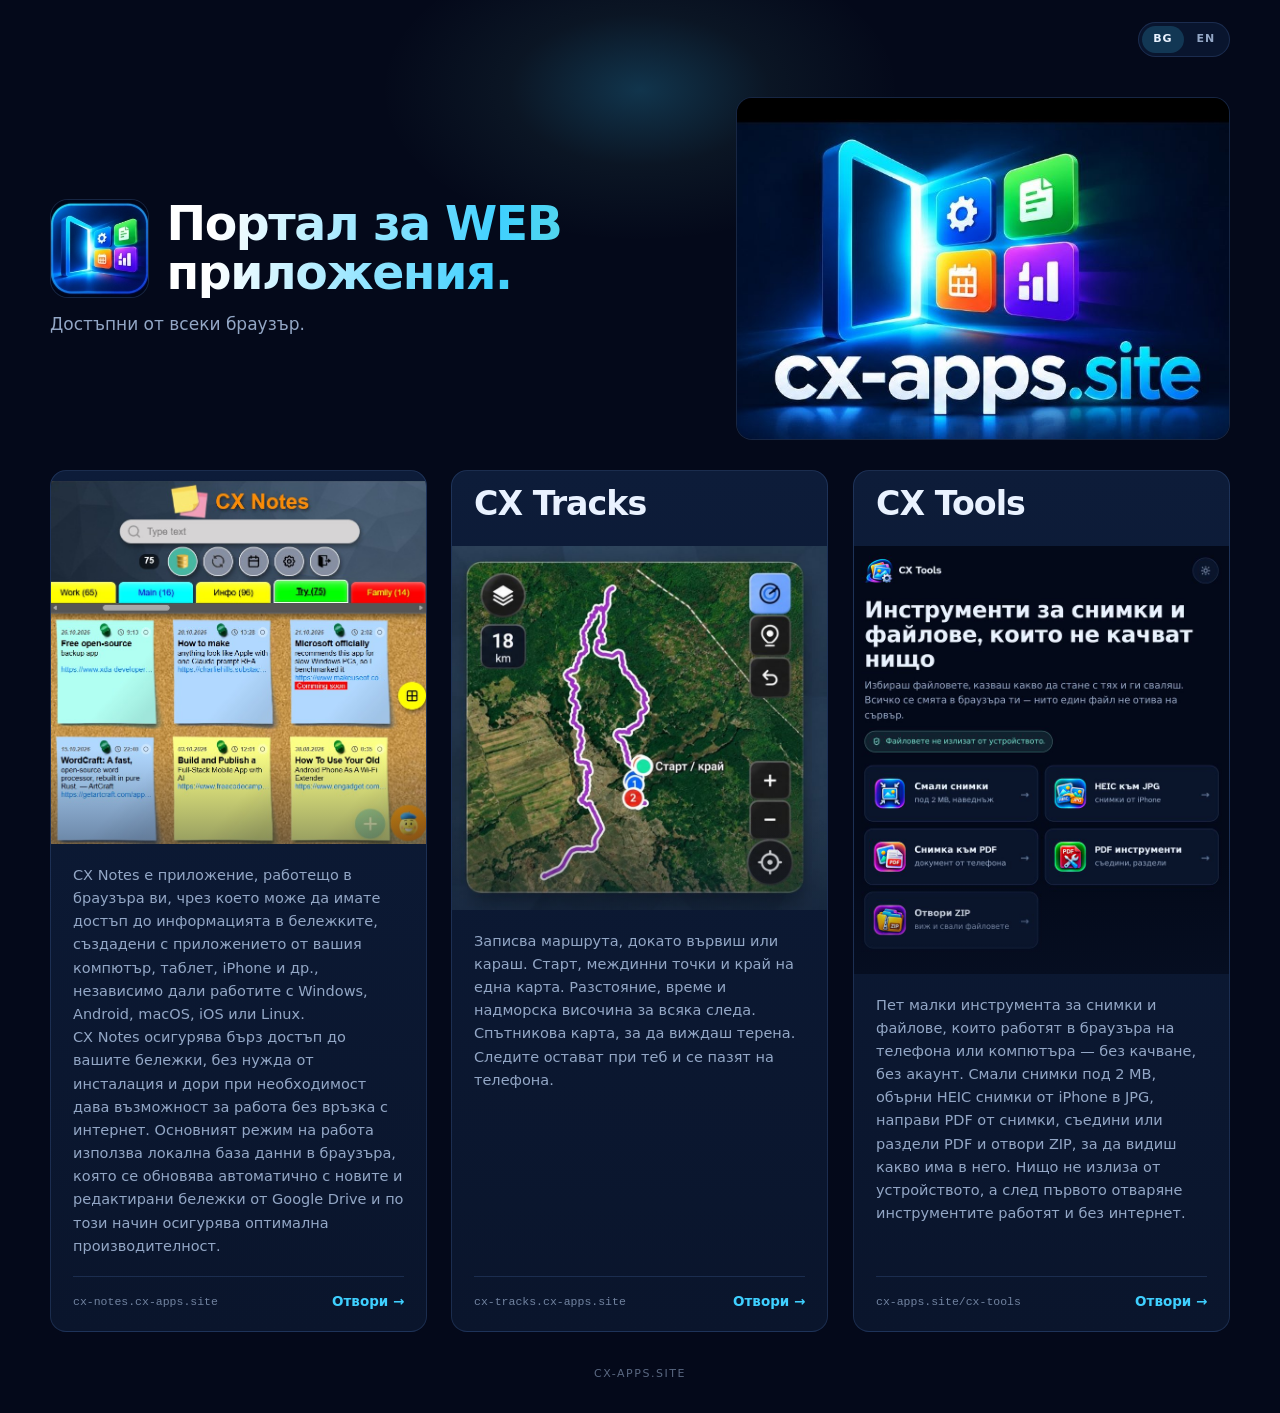
<file: index.html>
<!doctype html>
<html lang="bg" data-lang="bg" data-app-mode="dark">
<head>
<meta charset="utf-8">
<meta name="viewport" content="width=device-width, initial-scale=1, viewport-fit=cover">
<title>CX Apps Hub</title>
<meta name="description" content="CX Notes за бележки на стикери, CX Tracks за маршрути и CX Tools за снимки и файлове — трите приложения на cx-apps.site, събрани на едно място.">
<meta name="theme-color" content="#04091a">
<link rel="manifest" href="manifest.webmanifest">
<script>
  /* the chosen language is put on <html> before the first paint, so the page
     never flashes the wrong one */
  try {
    if (localStorage.getItem('cx-apps-lang') === 'en') {
      document.documentElement.setAttribute('data-lang', 'en');
      document.documentElement.setAttribute('lang', 'en');
    }
  } catch (e) {}
</script>
<meta name="mobile-web-app-capable" content="yes">
<meta name="apple-mobile-web-app-capable" content="yes">
<meta name="apple-mobile-web-app-status-bar-style" content="black-translucent">
<link rel="icon" type="image/png" sizes="192x192" href="apps/icon-192.png">
<link rel="apple-touch-icon" sizes="180x180" href="apps/icon-180.png">
<meta property="og:type" content="website">
<meta property="og:site_name" content="cx-apps.site">
<meta property="og:locale" content="bg_BG">
<meta property="og:title" content="CX Apps Hub">
<meta property="og:description" content="CX Notes за бележки на стикери, CX Tracks за маршрути и CX Tools за снимки и файлове — трите приложения на cx-apps.site, събрани на едно място.">
<link rel="canonical" href="https://cx-apps.site/">
<meta property="og:url" content="https://cx-apps.site/">
<meta property="og:image" content="https://cx-apps.site/apps/banner.jpg">
<meta property="og:image:width" content="718">
<meta property="og:image:height" content="499">
<meta property="og:image:alt" content="Банер на cx-apps.site: светеща врата и четири цветни икони">
<meta name="twitter:card" content="summary_large_image">
<meta name="twitter:title" content="CX Apps Hub">
<meta name="twitter:description" content="CX Notes за бележки на стикери, CX Tracks за маршрути и CX Tools за снимки и файлове — трите приложения на cx-apps.site, събрани на едно място.">
<meta name="twitter:image" content="https://cx-apps.site/apps/banner.jpg">
<style>
  :root {
    color-scheme: dark;
    --app-bg: #04091a;
    --app-panel: #0a152c;
    --app-panel-2: #0d1c39;
    --app-line: rgba(120, 170, 255, .16);
    --app-ink: #e9f2ff;
    --app-dim: #93a7c6;
    --app-cyan: #3fd0ff;
    --app-mint: #77dfc9;
    --app-font: system-ui, -apple-system, "Segoe UI", Roboto, "Helvetica Neue", Arial, sans-serif;
    --app-mono: ui-monospace, SFMono-Regular, Menlo, Consolas, "Liberation Mono", monospace;
    --app-radius: 16px;
    /* one headline size for the page and for the app names in the tiles */
    --h1-size: clamp(26px, 7.1vw, 33px);
    --h1-lh: 1.1;
  }
  html[data-app-mode="dark"] { color-scheme: dark; }

  *, *::before, *::after { box-sizing: border-box; }

  html, body { min-height: 100%; }
  body {
    margin: 0;
    background: var(--app-bg);
    color: var(--app-ink);
    font-family: var(--app-font);
    font-size: 16px;
    line-height: 1.5;
    -webkit-text-size-adjust: 100%;
  }

  .page {
    position: relative;
    isolation: isolate;
    overflow: hidden;
    overflow-x: clip;
    min-height: 100vh;
    min-height: 100dvh;
    padding:
      calc(20px + env(safe-area-inset-top, 0px))
      calc(16px + env(safe-area-inset-right, 0px))
      calc(26px + env(safe-area-inset-bottom, 0px))
      calc(16px + env(safe-area-inset-left, 0px));
    background: var(--app-bg);
  }
  /* the cyan glow behind the top of the page, as in the plan mockups */
  .page::before {
    content: '';
    position: absolute;
    z-index: -1;
    top: -120px;
    left: 50%;
    transform: translateX(-50%);
    width: 720px;
    height: 420px;
    max-width: 160%;
    border-radius: 50%;
    pointer-events: none;
    background: radial-gradient(closest-side, rgba(63, 208, 255, .22), rgba(119, 223, 201, .06), transparent 72%);
  }

  .wrap { width: 100%; max-width: 1180px; margin: 0 auto; }

  /* ---------- language switch ---------- */
  .topbar { display: flex; justify-content: flex-end; margin: 0 0 4px; }
  .lang {
    display: inline-flex;
    gap: 2px;
    padding: 3px;
    border: 1px solid var(--app-line);
    border-radius: 999px;
    background: rgba(13, 28, 57, .65);
  }
  .lang button {
    appearance: none;
    border: 0;
    background: transparent;
    color: var(--app-dim);
    font: inherit;
    font-size: 11px;
    font-weight: 700;
    letter-spacing: .08em;
    padding: 5px 11px;
    border-radius: 999px;
    cursor: pointer;
    transition: background .2s, color .2s;
  }
  .lang button:hover { color: var(--app-ink); }
  .lang button[aria-pressed="true"] { background: rgba(63, 208, 255, .18); color: var(--app-ink); }
  .lang button:focus-visible { outline: 2px solid var(--app-cyan); outline-offset: 2px; }

  /* ---------- language ---------- */
  html[data-lang="bg"] .lang-en,
  html[data-lang="en"] .lang-bg { display: none !important; }

  /* ---------- brand header ---------- */
  .brand { display: flex; align-items: center; gap: 9px; min-width: 0; }
  .brand-word {
    font-weight: 700; font-size: 14px; letter-spacing: -.01em;
    min-width: 0; overflow-wrap: anywhere;
  }
  .pill {
    margin-left: auto;
    flex: none;
    font-size: 10px; letter-spacing: .06em; text-transform: uppercase;
    color: var(--app-dim);
    border: 1px solid var(--app-line);
    border-radius: 999px;
    padding: 3px 9px;
    white-space: nowrap;
  }

  /* ---------- hero ---------- */
  .hero {
    /* the mark is two headline lines tall, so it follows --h1-size */
    --mark: calc(2 * var(--h1-size) * var(--h1-lh));
    margin: 22px 0 18px;
  }
  /* logo in front of the headline, exactly two headline lines tall */
  .hero-head { display: flex; align-items: flex-start; gap: 11px; min-width: 0; }
  .hero-mark {
    flex: none;
    width: var(--mark);
    height: var(--mark);
    aspect-ratio: 1 / 1;
    object-fit: cover;
    display: block;
    border-radius: 14px;
    border: 1px solid var(--app-line);
    background: #050d1f;
  }
  .hero h1 {
    flex: 1 1 auto;
    min-width: 0;
    /* just under the width of the whole headline, so it breaks at the sentence
       stop and reads as the two lines the mark beside it measures */
    max-width: 11.2em;
    margin: 0 0 10px;
    font-size: var(--h1-size);
    line-height: var(--h1-lh);
    font-weight: 800;
    letter-spacing: -.03em;
    overflow-wrap: break-word;
    background: linear-gradient(100deg, #ffffff 10%, var(--app-cyan) 62%, var(--app-mint) 96%);
    -webkit-background-clip: text;
    background-clip: text;
    color: transparent;
  }
  @supports not ((background-clip: text) or (-webkit-background-clip: text)) {
    .hero h1 { color: var(--app-ink); }
  }
  .lede {
    margin: 0;
    color: var(--app-dim);
    font-size: 14.5px;
    line-height: 1.5;
    max-width: 46ch;
  }
  .lede-more { display: none; }

  .hero-art {
    margin: 16px 0 0;
    border: 1px solid var(--app-line);
    border-radius: 14px;
    overflow: hidden;
    background: #050d1f;
    aspect-ratio: 718 / 499;
  }
  .hero-art img {
    display: block;
    width: 100%;
    height: 100%;
    object-fit: cover;
  }

  /* ---------- tiles ---------- */
  .tiles { display: grid; grid-template-columns: 1fr; gap: 14px; margin: 0; padding: 0; }

  .tile {
    display: flex;
    flex-direction: column;
    min-width: 0;
    text-decoration: none;
    color: inherit;
    overflow: hidden;
    background: linear-gradient(180deg, var(--app-panel-2), var(--app-panel));
    border: 1px solid var(--app-line);
    border-radius: var(--app-radius);
    position: relative;
    transition: transform .28s cubic-bezier(.16, 1, .3, 1), border-color .28s, box-shadow .28s;
  }
  .tile:hover {
    transform: translateY(-4px);
    border-color: rgba(63, 208, 255, .5);
    box-shadow: 0 22px 50px -32px rgba(63, 208, 255, .55);
  }
  .tile:focus-visible {
    outline: 2px solid var(--app-cyan);
    outline-offset: 3px;
    border-color: rgba(63, 208, 255, .5);
    box-shadow: 0 22px 50px -32px rgba(63, 208, 255, .55);
  }

  .tile-img {
    position: relative;
    margin-top: 10px;   /* breathing room above the picture */
    overflow: hidden;
    background: #050d1f;
    flex: none;
  }
  /* the whole picture, never cropped: natural height instead of a fixed box */
  .tile-img img { display: block; width: 100%; height: auto; }
  .tile-img::after {
    content: '';
    position: absolute;
    inset: 0;
    background: linear-gradient(180deg, transparent 74%, rgba(10, 21, 44, .42));
    pointer-events: none;
  }

  .tile-body { padding: 14px 15px 15px; display: flex; flex-direction: column; flex: 1; min-width: 0; }
  /* the app's name, in a bar above its picture, at the headline's size */
  .tile-name {
    margin: 0;
    padding: 12px 15px 11px;
    font-size: var(--h1-size);
    line-height: var(--h1-lh);
    letter-spacing: -.03em;
    font-weight: 800;
    overflow-wrap: break-word;
  }
  .tile-body p { margin: 0 0 14px; color: var(--app-dim); font-size: 12.5px; line-height: 1.55; }
  .tile-foot {
    margin-top: auto;
    padding-top: 11px;
    border-top: 1px solid var(--app-line);
    display: flex;
    align-items: center;
    justify-content: space-between;
    gap: 10px;
    min-width: 0;
  }
  .tile-foot .url {
    font-family: var(--app-mono);
    font-size: 10px;
    color: var(--app-dim);
    opacity: .75;
    min-width: 0;
    overflow-wrap: anywhere;
  }
  .tile-foot .go { font-size: 12px; font-weight: 600; color: var(--app-cyan); white-space: nowrap; flex: none; }

  .site-foot {
    margin-top: 20px;
    text-align: center;
    font-size: 10.5px;
    letter-spacing: .14em;
    text-transform: uppercase;
    color: var(--app-dim);
    opacity: .6;
  }

  /* ---------- entrance ---------- */
  .arrive { animation: arrive .7s cubic-bezier(.16, 1, .3, 1) both; animation-delay: var(--at, 0s); }
  @keyframes arrive { from { opacity: 0; transform: translateY(14px) scale(.985); } }

  @media (prefers-reduced-motion: reduce) {
    .arrive { animation: none !important; opacity: 1; transform: none; }
    .tile { transition: none; }
    .tile:hover { transform: none; }
  }

  /* ---------- wide ---------- */
  @media (min-width: 760px) {
    .page {
      padding:
        calc(22px + env(safe-area-inset-top, 0px))
        calc(40px + env(safe-area-inset-right, 0px))
        calc(30px + env(safe-area-inset-bottom, 0px))
        calc(40px + env(safe-area-inset-left, 0px));
    }

    .brand { gap: 11px; }
    .brand-word { font-size: 17px; }
    .pill { font-size: 11px; padding: 4px 12px; }

    /* stacked hero until the text column is wide enough for the logo beside two headline lines */
    .hero { margin: 30px 0 24px; }
    .hero-art { max-width: 560px; margin: 20px auto 0; }

    .tiles { grid-template-columns: repeat(2, minmax(0, 1fr)); gap: 24px; align-items: stretch; }
    .tile-body { padding: 20px 22px; }
    .tile-name { padding: 16px 22px 14px; }
    .tile-body p { font-size: 14.5px; line-height: 1.6; margin-bottom: 18px; }
    .tile-foot { padding-top: 14px; }
    .tile-foot .url { font-size: 11.5px; }
    .tile-foot .go { font-size: 13.5px; }
    .site-foot { margin-top: 34px; font-size: 11px; }
  }

  /* ---------- wide hero: text left, banner right ----------
     From here the text column is wide enough to hold the logo plus two
     headline lines, which is what keeps the mark exactly two lines tall. */
  @media (min-width: 860px) {
    :root {
      --h1-size: clamp(30px, 3.7vw, 50px);
      --h1-lh: 1.04;
    }
    .hero {
      display: grid;
      grid-template-columns: minmax(0, 1.3fr) minmax(0, 1fr);
      align-items: center;
      gap: 44px;
      margin: 40px 0 30px;
    }
    .hero-head { gap: 18px; }
    .hero-mark { border-radius: 18px; }
    .hero h1 { margin-bottom: 14px; }
    .lede { font-size: 17px; max-width: 56ch; }
    .lede-more { display: inline; }
    .hero-art { margin: 0; max-width: none; border-radius: var(--app-radius); }
    /* three apps from here on: one row of three, so the tiles stay even */
  @media (min-width: 1080px) {
    .tiles { grid-template-columns: repeat(3, minmax(0, 1fr)); }
    .tile-name { font-size: clamp(26px, 2.6vw, 34px); }
  }</style>
</head>
<body>
<div class="page">
  <div class="wrap">

    <!--header class="brand">
      <span class="brand-word">cx-apps</span>
      <span class="pill">2 приложения</span>
    </header-->

    <div class="topbar">
      <div class="lang" role="group" aria-label="Език / Language">
        <button type="button" data-lang-set="bg" aria-pressed="true">BG</button>
        <button type="button" data-lang-set="en" aria-pressed="false">EN</button>
      </div>
    </div>

    <section class="hero">
      <div class="hero-text">
        <div class="hero-head">
          <img class="hero-mark" src="apps/icon-192.png" width="192" height="192"
               data-alt-bg="Икона на cx-apps" data-alt-en="cx-apps icon"
               alt="Икона на cx-apps">
          <h1><span class="lang-bg">Портал за WEB приложения.</span><span class="lang-en">A portal for WEB apps.</span></h1>
        </div>
        <p class="lede"><span class="lang-bg">Достъпни от всеки браузър.<!--span class="lede-more"> Изберете плочка и стартирайте приложението.</span--></span><span class="lang-en">Available from any browser.<!--span class="lede-more"> Pick a tile and open the app.</span--></span></p>
      </div>
      <figure class="hero-art">
        <img src="apps/banner.jpg" width="718" height="499" fetchpriority="high" decoding="async"
             data-alt-bg="Банер на cx-apps.site: светеща врата и четири цветни икони — настройки, бележка, календар и графика"
             data-alt-en="cx-apps.site banner: a glowing doorway and four coloured icons for settings, notes, calendar and a chart"
             alt="Банер на cx-apps.site: светеща врата и четири цветни икони — настройки, бележка, календар и графика">
      </figure>
    </section>

    <div class="tiles">

      <a class="tile arrive" href="https://cx-notes.cx-apps.site" style="--at:.1s">
        <div class="tile-img">
          <img src="apps/notes.jpg" width="800" height="739" loading="lazy" decoding="async"
               data-alt-bg="CX Notes: бележки на стикери, закачени върху коркова дъска"
               data-alt-en="CX Notes: sticky notes pinned to a cork board"
               alt="CX Notes: бележки на стикери, закачени върху коркова дъска">
        </div>
        <div class="tile-body">
          <p class="lang-en">CX Notes is a simple, browser‑based tool that lets you create and open your notes on any device — your computer, tablet, iPhone, or anything else you use, no matter if you’re on Windows, Android, macOS, iOS, or Linux.
             <br>With CX Notes, you can get to your notes quickly, without installing anything — and it even works offline when you need it. Your browser keeps a local copy of your notes and updates it from Google Drive automatically whenever something new is added or changed, so everything stays fast and smooth.
          </p>
          <p class="lang-bg">CX Notes е приложение, работещо в браузъра ви, чрез което може да имате достъп до информацията в бележките, създадени с приложението от вашия компютър, таблет, iPhone и др., независимо дали работите с Windows, Android, macOS, iOS или Linux.
             <br>CX Notes осигурява бърз достъп до вашите бележки, без нужда от инсталация и дори при необходимост дава възможност за работа без връзка с интернет. Основният режим на работа използва локална база данни в браузъра, която се обновява автоматично с новите и редактирани бележки от Google Drive и по този начин осигурява оптимална производителност.
          </p>
          <div class="tile-foot">
            <span class="url">cx-notes.cx-apps.site</span>
            <span class="go"><span class="lang-bg">Отвори →</span><span class="lang-en">Open →</span></span>
          </div>
        </div>
      </a>

      <a class="tile arrive" href="https://cx-tracks.cx-apps.site" style="--at:.24s">
        <h2 class="tile-name">CX Tracks</h2>
        <div class="tile-img">
          <img src="apps/tracks.jpg" width="800" height="776" loading="lazy" decoding="async"
               data-alt-bg="CX Tracks: спътникова карта с начертан маршрут"
               data-alt-en="CX Tracks: a satellite map with a drawn route"
               alt="CX Tracks: спътникова карта с начертан маршрут">
        </div>
        <div class="tile-body">
          <p class="lang-en">Records your route while you walk or drive. Start, waypoints and finish on one map. Distance, time and elevation for every track. A satellite map so you can see the terrain. Your tracks stay with you, stored on the phone.</p>
          <p class="lang-bg">Записва маршрута, докато вървиш или караш. Старт, междинни точки и край на една карта. Разстояние, време и надморска височина за всяка следа. Спътникова карта, за да виждаш терена. Следите остават при теб и се пазят на телефона.</p>
          <div class="tile-foot">
            <span class="url">cx-tracks.cx-apps.site</span>
            <span class="go"><span class="lang-bg">Отвори →</span><span class="lang-en">Open →</span></span>
          </div>
        </div>
      </a>

      <a class="tile arrive" href="https://cx-apps.site/cx-tools/" style="--at:.38s">
        <h2 class="tile-name">CX Tools</h2>
        <div class="tile-img">
          <img src="apps/cx-tools.jpg" width="800" height="912" loading="lazy" decoding="async"
               data-alt-bg="CX Tools: пет инструмента за снимки и файлове — смали снимки, HEIC към JPG, снимка към PDF, PDF инструменти, отвори ZIP"
               data-alt-en="CX Tools: five tools for photos and files — shrink photos, HEIC to JPG, photo to PDF, PDF tools, open a ZIP"
               alt="CX Tools: пет инструмента за снимки и файлове — смали снимки, HEIC към JPG, снимка към PDF, PDF инструменти, отвори ZIP">
        </div>
        <div class="tile-body">
          <p class="lang-en">Five small tools for photos and files, running in the browser of the phone or the computer — no upload, no account. Shrink photos to under 2 MB, turn iPhone HEIC photos into JPG, make a PDF out of photos, merge or split a PDF, and open a ZIP to see what is inside. Nothing leaves the device, and after the first visit the tools work with no internet.</p>
          <p class="lang-bg">Пет малки инструмента за снимки и файлове, които работят в браузъра на телефона или компютъра — без качване, без акаунт. Смали снимки под 2 MB, обърни HEIC снимки от iPhone в JPG, направи PDF от снимки, съедини или раздели PDF и отвори ZIP, за да видиш какво има в него. Нищо не излиза от устройството, а след първото отваряне инструментите работят и без интернет.</p>
          <div class="tile-foot">
            <span class="url">cx-apps.site/cx-tools</span>
            <span class="go"><span class="lang-bg">Отвори →</span><span class="lang-en">Open →</span></span>
          </div>
        </div>
      </a>

    </div>

    <footer class="site-foot">cx-apps.site</footer>

  </div>
</div>
<script>
  (function () {
    var root = document.documentElement;
    var buttons = [].slice.call(document.querySelectorAll('.lang button'));
    var KEY = 'cx-apps-lang';

    function apply(lang, save) {
      root.setAttribute('data-lang', lang);
      root.setAttribute('lang', lang);
      buttons.forEach(function (b) {
        b.setAttribute('aria-pressed', b.getAttribute('data-lang-set') === lang ? 'true' : 'false');
      });
      [].slice.call(document.querySelectorAll('img[data-alt-bg]')).forEach(function (img) {
        var alt = img.getAttribute(lang === 'bg' ? 'data-alt-bg' : 'data-alt-en');
        if (alt) img.setAttribute('alt', alt);
      });
      if (save) { try { localStorage.setItem(KEY, lang); } catch (e) {} }
    }

    buttons.forEach(function (b) {
      b.addEventListener('click', function () {
        apply(b.getAttribute('data-lang-set'), true);
      });
    });

    apply(root.getAttribute('data-lang') === 'en' ? 'en' : 'bg', false);

    if ('serviceWorker' in navigator) {
      addEventListener('load', function () {
        navigator.serviceWorker.register('sw.js').catch(function () {});
      });
    }
  })();
</script>
</body>
</html>
</file>
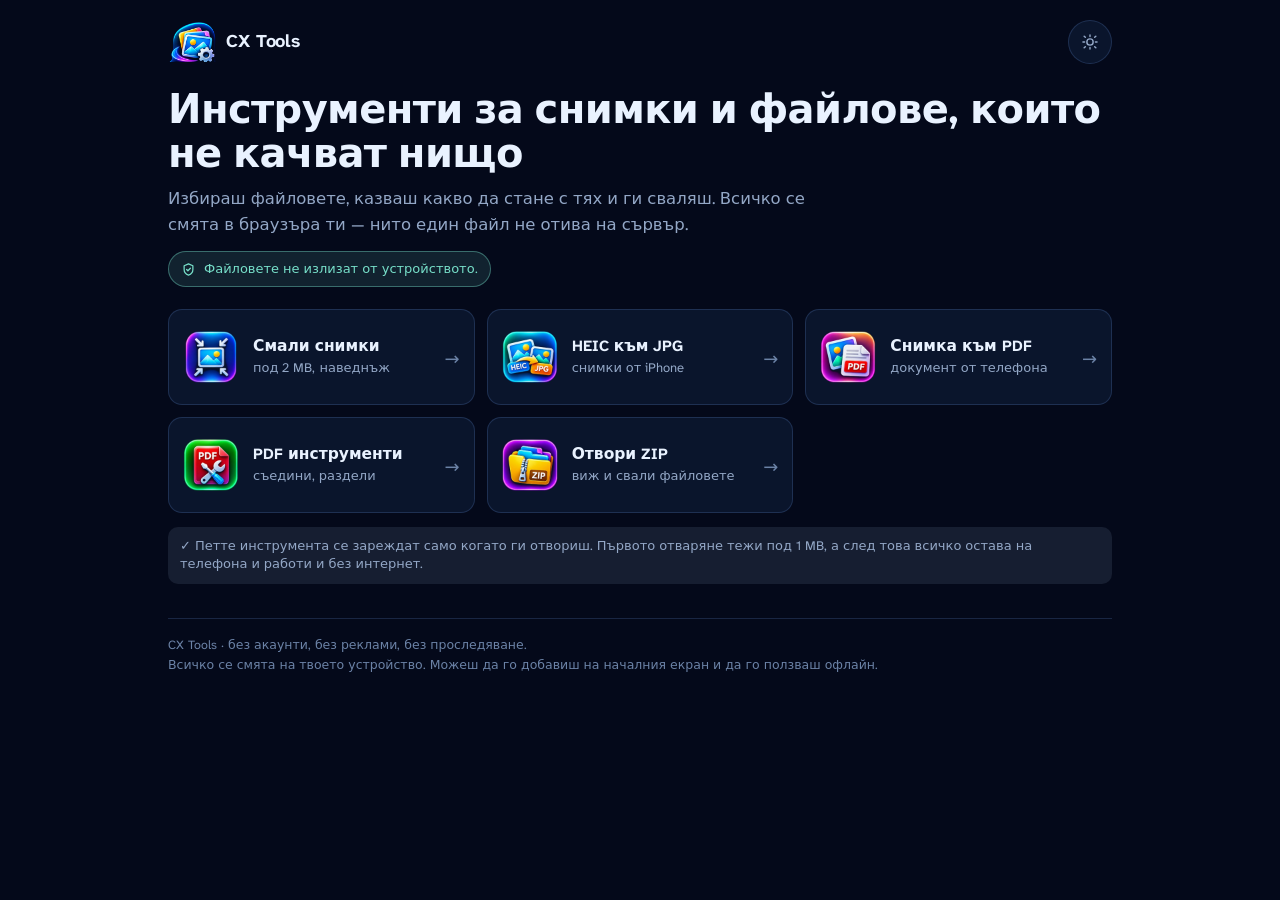
<file: cx-tools/index.html>
<!doctype html>
<html lang="bg">
<head>
<meta charset="utf-8">
<meta name="viewport" content="width=device-width, initial-scale=1">
<title>CX Tools — инструменти за снимки и файлове, без качване</title>
<meta name="description" content="Пет инструмента за снимки и файлове, които работят в браузъра на твоето устройство: смали снимки, HEIC към JPG, снимка към PDF, съедини или раздели PDF, отвори ZIP. Без качване, без акаунт, без реклами.">
<meta name="theme-color" content="#04091a">
<link rel="manifest" href="./manifest.webmanifest">
<link rel="icon" href="./icons/favicon-32.png" sizes="32x32" type="image/png">
<link rel="icon" href="./icons/icon-192.png" sizes="192x192" type="image/png">
<link rel="apple-touch-icon" href="./icons/icon-192.png">
<link rel="stylesheet" href="./assets/css/app.css">
<script>
  try { var m = localStorage.getItem('cx-tools-mode'); } catch (e) { var m = null; }
  document.documentElement.dataset.appMode = m === 'light' ? 'light' : 'dark';
</script>
</head>
<body>
<div class="wrap">
  <header class="bar">
    <a class="brand" href="./">
      <span class="mark"><img src="./icons/logo-144.png" alt="" width="48" height="40" decoding="async"></span>
      <span class="name">CX Tools</span>
    </a>
    <button class="modebtn" type="button" data-mode-toggle aria-label="Светъл режим">
      <svg class="ic-sun" viewBox="0 0 24 24" fill="none" stroke="currentColor" stroke-width="1.9" stroke-linecap="round"><circle cx="12" cy="12" r="4.2"/><path d="M12 2.6v2.2M12 19.2v2.2M4.2 4.2l1.6 1.6M18.2 18.2l1.6 1.6M2.6 12h2.2M19.2 12h2.2M4.2 19.8l1.6-1.6M18.2 5.8l1.6-1.6"/></svg><svg class="ic-moon" viewBox="0 0 24 24" fill="none" stroke="currentColor" stroke-width="1.9" stroke-linecap="round" stroke-linejoin="round"><path d="M20.4 14.7A8.5 8.5 0 0 1 9.3 3.6a8.5 8.5 0 1 0 11.1 11.1z"/></svg>
    </button>
  </header>
  <main>
    <div class="hero">
      <h1>Инструменти за снимки и файлове, които не качват нищо</h1>
      <p>Избираш файловете, казваш какво да стане с тях и ги сваляш. Всичко се смята в браузъра ти — нито един файл не отива на сървър.</p>
      <span class="promise"><svg viewBox="0 0 24 24" fill="none" stroke="currentColor" stroke-width="2" stroke-linecap="round" stroke-linejoin="round"><path d="M12 3l7 3v6c0 4.2-2.9 7.6-7 9-4.1-1.4-7-4.8-7-9V6z"/><path d="M9 12l2 2 4-4"/></svg>Файловете не излизат от устройството.</span>
    </div>
    <nav class="tiles" aria-label="Инструменти">
      <a class="tile" href="./smali-snimki/">
        <span class="ic"><img class="pic" src="./assets/img/tile-shrink.webp" alt="" width="56" height="56" decoding="async"></span>
        <span><b>Смали снимки</b><small>под 2 MB, наведнъж</small></span>
        <span class="go" aria-hidden="true">→</span>
      </a>
      <a class="tile" href="./heic-kam-jpg/">
        <span class="ic"><img class="pic" src="./assets/img/tile-heic.webp" alt="" width="56" height="56" decoding="async"></span>
        <span><b>HEIC към JPG</b><small>снимки от iPhone</small></span>
        <span class="go" aria-hidden="true">→</span>
      </a>
      <a class="tile" href="./snimka-kam-pdf/">
        <span class="ic"><img class="pic" src="./assets/img/tile-pdf.webp" alt="" width="56" height="56" decoding="async"></span>
        <span><b>Снимка към PDF</b><small>документ от телефона</small></span>
        <span class="go" aria-hidden="true">→</span>
      </a>
      <a class="tile" href="./pdf-instrumenti/">
        <span class="ic"><img class="pic" src="./assets/img/tile-tools.webp" alt="" width="56" height="56" decoding="async"></span>
        <span><b>PDF инструменти</b><small>съедини, раздели</small></span>
        <span class="go" aria-hidden="true">→</span>
      </a>
      <a class="tile" href="./zip/">
        <span class="ic"><img class="pic" src="./assets/img/tile-zip.webp" alt="" width="56" height="56" decoding="async"></span>
        <span><b>Отвори ZIP</b><small>виж и свали файловете</small></span>
        <span class="go" aria-hidden="true">→</span>
      </a>
    </nav>
    <p class="note neutral home-note">
      ✓ Петте инструмента се зареждат само когато ги отвориш. Първото отваряне тежи под 1 MB, а след това всичко остава на телефона и работи и без интернет.
    </p>
  </main>
  <p id="live" class="sr-only" aria-live="polite" role="status"></p>
  <footer class="site">
    CX Tools · без акаунти, без реклами, без проследяване.<br>
    Всичко се смята на твоето устройство. Можеш да го добавиш на началния екран и да го ползваш офлайн.
  </footer>
</div>
<script type="module">
  import { initShell } from './assets/js/shell.js';
  initShell();
</script>
</body>
</html>
</file>
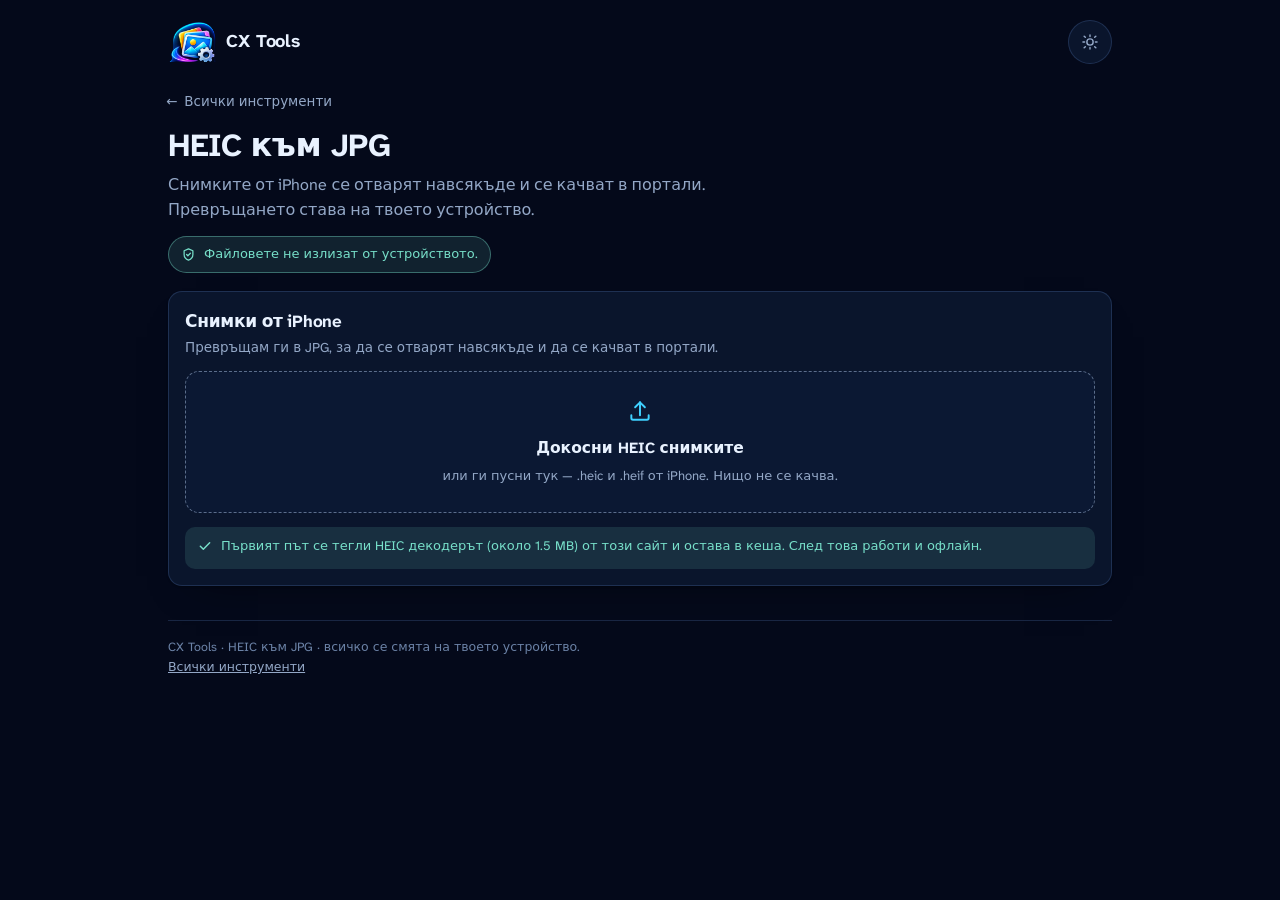
<file: cx-tools/heic-kam-jpg/index.html>
<!doctype html>
<html lang="bg">
<head>
<meta charset="utf-8">
<meta name="viewport" content="width=device-width, initial-scale=1">
<title>HEIC към JPG онлайн, без качване — CX Tools</title>
<meta name="description" content="Превърни снимки от iPhone (HEIC/HEIF) в JPG направо в браузъра. Нищо не се качва на сървър, снимките остават на устройството ти. Работи и офлайн.">
<meta name="theme-color" content="#04091a">
<link rel="manifest" href="../manifest.webmanifest">
<link rel="icon" href="../icons/favicon-32.png" sizes="32x32" type="image/png">
<link rel="icon" href="../icons/icon-192.png" sizes="192x192" type="image/png">
<link rel="apple-touch-icon" href="../icons/icon-192.png">
<link rel="stylesheet" href="../assets/css/app.css">
<script>
  try { var m = localStorage.getItem('cx-tools-mode'); } catch (e) { var m = null; }
  document.documentElement.dataset.appMode = m === 'light' ? 'light' : 'dark';
</script>
</head>
<body>
<div class="wrap">
  <header class="bar">
    <a class="brand" href="../index.html">
      <span class="mark"><img src="../icons/logo-144.png" alt="" width="48" height="40" decoding="async"></span>
      <span class="name">CX Tools</span>
    </a>
    <button class="modebtn" type="button" data-mode-toggle aria-label="Светъл режим">
      <svg class="ic-sun" viewBox="0 0 24 24" fill="none" stroke="currentColor" stroke-width="1.9" stroke-linecap="round"><circle cx="12" cy="12" r="4.2"/><path d="M12 2.6v2.2M12 19.2v2.2M4.2 4.2l1.6 1.6M18.2 18.2l1.6 1.6M2.6 12h2.2M19.2 12h2.2M4.2 19.8l1.6-1.6M18.2 5.8l1.6-1.6"/></svg><svg class="ic-moon" viewBox="0 0 24 24" fill="none" stroke="currentColor" stroke-width="1.9" stroke-linecap="round" stroke-linejoin="round"><path d="M20.4 14.7A8.5 8.5 0 0 1 9.3 3.6a8.5 8.5 0 1 0 11.1 11.1z"/></svg>
    </button>
  </header>
  <main>
    <a class="back" href="../index.html"><span aria-hidden="true">←</span> Всички инструменти</a>
    <div class="toolhead">
      <h1>HEIC към JPG</h1>
      <p>Снимките от iPhone се отварят навсякъде и се качват в портали. Превръщането става на твоето устройство.</p>
      <span class="promise"><svg viewBox="0 0 24 24" fill="none" stroke="currentColor" stroke-width="2" stroke-linecap="round" stroke-linejoin="round"><path d="M12 3l7 3v6c0 4.2-2.9 7.6-7 9-4.1-1.4-7-4.8-7-9V6z"/><path d="M9 12l2 2 4-4"/></svg>Файловете не излизат от устройството.</span>
    </div>
    <div id="app"></div>
  </main>
  <p id="live" class="sr-only" aria-live="polite" role="status"></p>
  <footer class="site">
    CX Tools · HEIC към JPG · всичко се смята на твоето устройство.<br>
    <a href="../index.html">Всички инструменти</a>
  </footer>
</div>
<script type="module">
  import { initShell } from '../assets/js/shell.js';
  initShell();
  import('../assets/js/tools/heic-jpg.js').then((mod) => mod.start()).catch((err) => {
    const app = document.getElementById('app');
    if (app) {
      app.innerHTML = '<div class="panel"><div class="note bad" role="alert">Инструментът не се зареди: ' +
        (err && err.message ? err.message : 'непозната грешка') + '</div></div>';
    }
  });
</script>
</body>
</html>
</file>
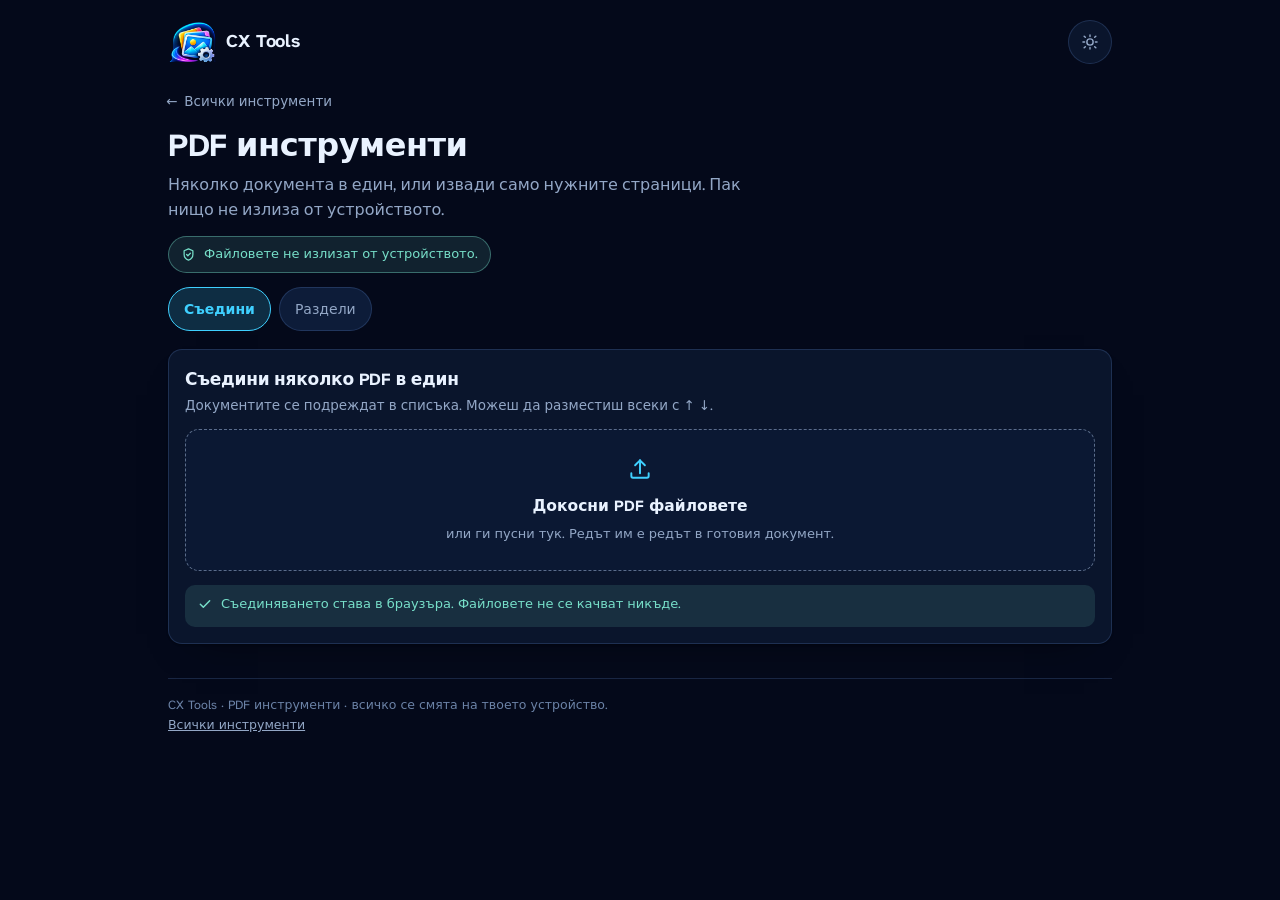
<file: cx-tools/pdf-instrumenti/index.html>
<!doctype html>
<html lang="bg">
<head>
<meta charset="utf-8">
<meta name="viewport" content="width=device-width, initial-scale=1">
<title>Съедини и раздели PDF онлайн — CX Tools</title>
<meta name="description" content="Съедини няколко PDF файла в един или извади само нужните страници (например 1-3,7). Става в браузъра, файловете не се качват никъде.">
<meta name="theme-color" content="#04091a">
<link rel="manifest" href="../manifest.webmanifest">
<link rel="icon" href="../icons/favicon-32.png" sizes="32x32" type="image/png">
<link rel="icon" href="../icons/icon-192.png" sizes="192x192" type="image/png">
<link rel="apple-touch-icon" href="../icons/icon-192.png">
<link rel="stylesheet" href="../assets/css/app.css">
<script>
  try { var m = localStorage.getItem('cx-tools-mode'); } catch (e) { var m = null; }
  document.documentElement.dataset.appMode = m === 'light' ? 'light' : 'dark';
</script>
</head>
<body>
<div class="wrap">
  <header class="bar">
    <a class="brand" href="../index.html">
      <span class="mark"><img src="../icons/logo-144.png" alt="" width="48" height="40" decoding="async"></span>
      <span class="name">CX Tools</span>
    </a>
    <button class="modebtn" type="button" data-mode-toggle aria-label="Светъл режим">
      <svg class="ic-sun" viewBox="0 0 24 24" fill="none" stroke="currentColor" stroke-width="1.9" stroke-linecap="round"><circle cx="12" cy="12" r="4.2"/><path d="M12 2.6v2.2M12 19.2v2.2M4.2 4.2l1.6 1.6M18.2 18.2l1.6 1.6M2.6 12h2.2M19.2 12h2.2M4.2 19.8l1.6-1.6M18.2 5.8l1.6-1.6"/></svg><svg class="ic-moon" viewBox="0 0 24 24" fill="none" stroke="currentColor" stroke-width="1.9" stroke-linecap="round" stroke-linejoin="round"><path d="M20.4 14.7A8.5 8.5 0 0 1 9.3 3.6a8.5 8.5 0 1 0 11.1 11.1z"/></svg>
    </button>
  </header>
  <main>
    <a class="back" href="../index.html"><span aria-hidden="true">←</span> Всички инструменти</a>
    <div class="toolhead">
      <h1>PDF инструменти</h1>
      <p>Няколко документа в един, или извади само нужните страници. Пак нищо не излиза от устройството.</p>
      <span class="promise"><svg viewBox="0 0 24 24" fill="none" stroke="currentColor" stroke-width="2" stroke-linecap="round" stroke-linejoin="round"><path d="M12 3l7 3v6c0 4.2-2.9 7.6-7 9-4.1-1.4-7-4.8-7-9V6z"/><path d="M9 12l2 2 4-4"/></svg>Файловете не излизат от устройството.</span>
    </div>
    <div id="app"></div>
  </main>
  <p id="live" class="sr-only" aria-live="polite" role="status"></p>
  <footer class="site">
    CX Tools · PDF инструменти · всичко се смята на твоето устройство.<br>
    <a href="../index.html">Всички инструменти</a>
  </footer>
</div>
<script type="module">
  import { initShell } from '../assets/js/shell.js';
  initShell();
  import('../assets/js/tools/pdf-tools.js').then((mod) => mod.start()).catch((err) => {
    const app = document.getElementById('app');
    if (app) {
      app.innerHTML = '<div class="panel"><div class="note bad" role="alert">Инструментът не се зареди: ' +
        (err && err.message ? err.message : 'непозната грешка') + '</div></div>';
    }
  });
</script>
</body>
</html>
</file>
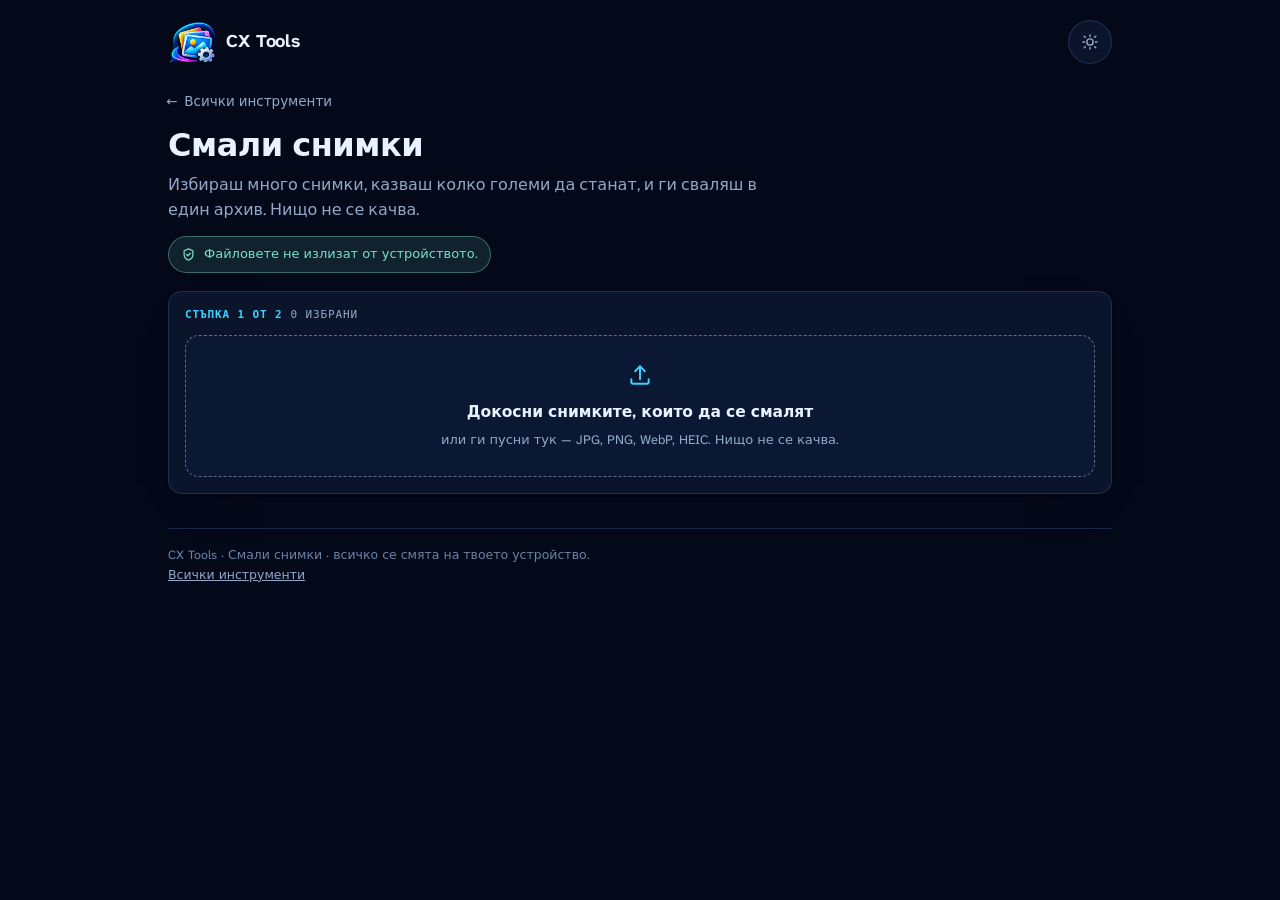
<file: cx-tools/smali-snimki/index.html>
<!doctype html>
<html lang="bg">
<head>
<meta charset="utf-8">
<meta name="viewport" content="width=device-width, initial-scale=1">
<title>Смали снимки онлайн до 1, 2 или 5 MB — CX Tools</title>
<meta name="description" content="Смали много снимки наведнъж под 1 MB, 2 MB или 5 MB директно в браузъра. Без качване и без акаунт: снимките остават на телефона ти. Приема JPG, PNG, WebP и HEIC.">
<meta name="theme-color" content="#04091a">
<link rel="manifest" href="../manifest.webmanifest">
<link rel="icon" href="../icons/favicon-32.png" sizes="32x32" type="image/png">
<link rel="icon" href="../icons/icon-192.png" sizes="192x192" type="image/png">
<link rel="apple-touch-icon" href="../icons/icon-192.png">
<link rel="stylesheet" href="../assets/css/app.css">
<script>
  try { var m = localStorage.getItem('cx-tools-mode'); } catch (e) { var m = null; }
  document.documentElement.dataset.appMode = m === 'light' ? 'light' : 'dark';
</script>
</head>
<body>
<div class="wrap">
  <header class="bar">
    <a class="brand" href="../index.html">
      <span class="mark"><img src="../icons/logo-144.png" alt="" width="48" height="40" decoding="async"></span>
      <span class="name">CX Tools</span>
    </a>
    <button class="modebtn" type="button" data-mode-toggle aria-label="Светъл режим">
      <svg class="ic-sun" viewBox="0 0 24 24" fill="none" stroke="currentColor" stroke-width="1.9" stroke-linecap="round"><circle cx="12" cy="12" r="4.2"/><path d="M12 2.6v2.2M12 19.2v2.2M4.2 4.2l1.6 1.6M18.2 18.2l1.6 1.6M2.6 12h2.2M19.2 12h2.2M4.2 19.8l1.6-1.6M18.2 5.8l1.6-1.6"/></svg><svg class="ic-moon" viewBox="0 0 24 24" fill="none" stroke="currentColor" stroke-width="1.9" stroke-linecap="round" stroke-linejoin="round"><path d="M20.4 14.7A8.5 8.5 0 0 1 9.3 3.6a8.5 8.5 0 1 0 11.1 11.1z"/></svg>
    </button>
  </header>
  <main>
    <a class="back" href="../index.html"><span aria-hidden="true">←</span> Всички инструменти</a>
    <div class="toolhead">
      <h1>Смали снимки</h1>
      <p>Избираш много снимки, казваш колко големи да станат, и ги сваляш в един архив. Нищо не се качва.</p>
      <span class="promise"><svg viewBox="0 0 24 24" fill="none" stroke="currentColor" stroke-width="2" stroke-linecap="round" stroke-linejoin="round"><path d="M12 3l7 3v6c0 4.2-2.9 7.6-7 9-4.1-1.4-7-4.8-7-9V6z"/><path d="M9 12l2 2 4-4"/></svg>Файловете не излизат от устройството.</span>
    </div>
    <div id="app"></div>
  </main>
  <p id="live" class="sr-only" aria-live="polite" role="status"></p>
  <footer class="site">
    CX Tools · Смали снимки · всичко се смята на твоето устройство.<br>
    <a href="../index.html">Всички инструменти</a>
  </footer>
</div>
<script type="module">
  import { initShell } from '../assets/js/shell.js';
  initShell();
  import('../assets/js/tools/shrink.js').then((mod) => mod.start()).catch((err) => {
    const app = document.getElementById('app');
    if (app) {
      app.innerHTML = '<div class="panel"><div class="note bad" role="alert">Инструментът не се зареди: ' +
        (err && err.message ? err.message : 'непозната грешка') + '</div></div>';
    }
  });
</script>
</body>
</html>
</file>
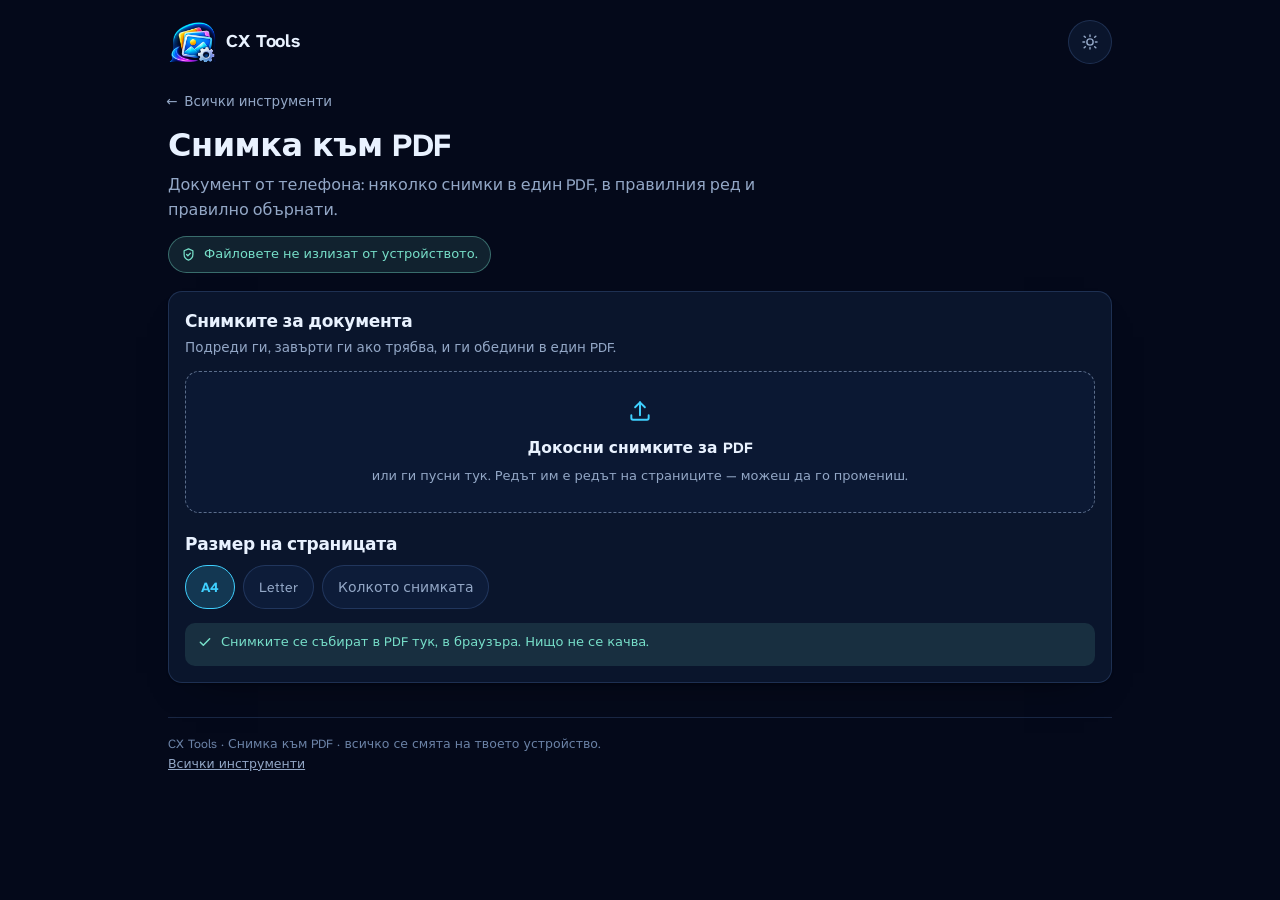
<file: cx-tools/snimka-kam-pdf/index.html>
<!doctype html>
<html lang="bg">
<head>
<meta charset="utf-8">
<meta name="viewport" content="width=device-width, initial-scale=1">
<title>Снимка към PDF — няколко снимки в един PDF — CX Tools</title>
<meta name="description" content="Направи PDF от снимки на телефона: подреди ги, завърти ги и свали един документ. Всичко се прави в браузъра, без качване и без акаунт.">
<meta name="theme-color" content="#04091a">
<link rel="manifest" href="../manifest.webmanifest">
<link rel="icon" href="../icons/favicon-32.png" sizes="32x32" type="image/png">
<link rel="icon" href="../icons/icon-192.png" sizes="192x192" type="image/png">
<link rel="apple-touch-icon" href="../icons/icon-192.png">
<link rel="stylesheet" href="../assets/css/app.css">
<script>
  try { var m = localStorage.getItem('cx-tools-mode'); } catch (e) { var m = null; }
  document.documentElement.dataset.appMode = m === 'light' ? 'light' : 'dark';
</script>
</head>
<body>
<div class="wrap">
  <header class="bar">
    <a class="brand" href="../index.html">
      <span class="mark"><img src="../icons/logo-144.png" alt="" width="48" height="40" decoding="async"></span>
      <span class="name">CX Tools</span>
    </a>
    <button class="modebtn" type="button" data-mode-toggle aria-label="Светъл режим">
      <svg class="ic-sun" viewBox="0 0 24 24" fill="none" stroke="currentColor" stroke-width="1.9" stroke-linecap="round"><circle cx="12" cy="12" r="4.2"/><path d="M12 2.6v2.2M12 19.2v2.2M4.2 4.2l1.6 1.6M18.2 18.2l1.6 1.6M2.6 12h2.2M19.2 12h2.2M4.2 19.8l1.6-1.6M18.2 5.8l1.6-1.6"/></svg><svg class="ic-moon" viewBox="0 0 24 24" fill="none" stroke="currentColor" stroke-width="1.9" stroke-linecap="round" stroke-linejoin="round"><path d="M20.4 14.7A8.5 8.5 0 0 1 9.3 3.6a8.5 8.5 0 1 0 11.1 11.1z"/></svg>
    </button>
  </header>
  <main>
    <a class="back" href="../index.html"><span aria-hidden="true">←</span> Всички инструменти</a>
    <div class="toolhead">
      <h1>Снимка към PDF</h1>
      <p>Документ от телефона: няколко снимки в един PDF, в правилния ред и правилно обърнати.</p>
      <span class="promise"><svg viewBox="0 0 24 24" fill="none" stroke="currentColor" stroke-width="2" stroke-linecap="round" stroke-linejoin="round"><path d="M12 3l7 3v6c0 4.2-2.9 7.6-7 9-4.1-1.4-7-4.8-7-9V6z"/><path d="M9 12l2 2 4-4"/></svg>Файловете не излизат от устройството.</span>
    </div>
    <div id="app"></div>
  </main>
  <p id="live" class="sr-only" aria-live="polite" role="status"></p>
  <footer class="site">
    CX Tools · Снимка към PDF · всичко се смята на твоето устройство.<br>
    <a href="../index.html">Всички инструменти</a>
  </footer>
</div>
<script type="module">
  import { initShell } from '../assets/js/shell.js';
  initShell();
  import('../assets/js/tools/img-pdf.js').then((mod) => mod.start()).catch((err) => {
    const app = document.getElementById('app');
    if (app) {
      app.innerHTML = '<div class="panel"><div class="note bad" role="alert">Инструментът не се зареди: ' +
        (err && err.message ? err.message : 'непозната грешка') + '</div></div>';
    }
  });
</script>
</body>
</html>
</file>
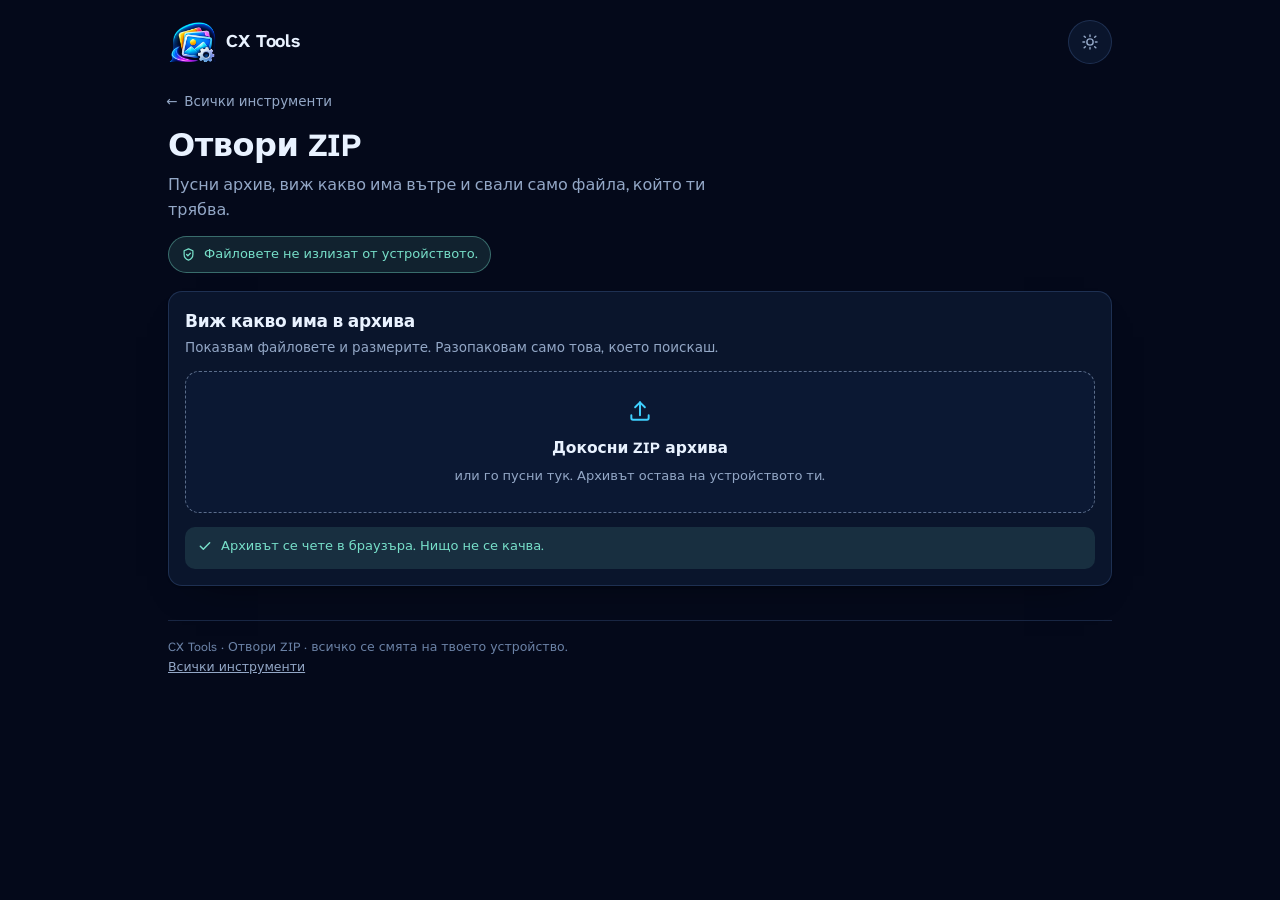
<file: cx-tools/zip/index.html>
<!doctype html>
<html lang="bg">
<head>
<meta charset="utf-8">
<meta name="viewport" content="width=device-width, initial-scale=1">
<title>Отвори ZIP архив онлайн, без качване — CX Tools</title>
<meta name="description" content="Виж какво има в ZIP архива и свали отделен файл или всичко наведнъж. Архивът се отваря в браузъра и не се качва на сървър.">
<meta name="theme-color" content="#04091a">
<link rel="manifest" href="../manifest.webmanifest">
<link rel="icon" href="../icons/favicon-32.png" sizes="32x32" type="image/png">
<link rel="icon" href="../icons/icon-192.png" sizes="192x192" type="image/png">
<link rel="apple-touch-icon" href="../icons/icon-192.png">
<link rel="stylesheet" href="../assets/css/app.css">
<script>
  try { var m = localStorage.getItem('cx-tools-mode'); } catch (e) { var m = null; }
  document.documentElement.dataset.appMode = m === 'light' ? 'light' : 'dark';
</script>
</head>
<body>
<div class="wrap">
  <header class="bar">
    <a class="brand" href="../index.html">
      <span class="mark"><img src="../icons/logo-144.png" alt="" width="48" height="40" decoding="async"></span>
      <span class="name">CX Tools</span>
    </a>
    <button class="modebtn" type="button" data-mode-toggle aria-label="Светъл режим">
      <svg class="ic-sun" viewBox="0 0 24 24" fill="none" stroke="currentColor" stroke-width="1.9" stroke-linecap="round"><circle cx="12" cy="12" r="4.2"/><path d="M12 2.6v2.2M12 19.2v2.2M4.2 4.2l1.6 1.6M18.2 18.2l1.6 1.6M2.6 12h2.2M19.2 12h2.2M4.2 19.8l1.6-1.6M18.2 5.8l1.6-1.6"/></svg><svg class="ic-moon" viewBox="0 0 24 24" fill="none" stroke="currentColor" stroke-width="1.9" stroke-linecap="round" stroke-linejoin="round"><path d="M20.4 14.7A8.5 8.5 0 0 1 9.3 3.6a8.5 8.5 0 1 0 11.1 11.1z"/></svg>
    </button>
  </header>
  <main>
    <a class="back" href="../index.html"><span aria-hidden="true">←</span> Всички инструменти</a>
    <div class="toolhead">
      <h1>Отвори ZIP</h1>
      <p>Пусни архив, виж какво има вътре и свали само файла, който ти трябва.</p>
      <span class="promise"><svg viewBox="0 0 24 24" fill="none" stroke="currentColor" stroke-width="2" stroke-linecap="round" stroke-linejoin="round"><path d="M12 3l7 3v6c0 4.2-2.9 7.6-7 9-4.1-1.4-7-4.8-7-9V6z"/><path d="M9 12l2 2 4-4"/></svg>Файловете не излизат от устройството.</span>
    </div>
    <div id="app"></div>
  </main>
  <p id="live" class="sr-only" aria-live="polite" role="status"></p>
  <footer class="site">
    CX Tools · Отвори ZIP · всичко се смята на твоето устройство.<br>
    <a href="../index.html">Всички инструменти</a>
  </footer>
</div>
<script type="module">
  import { initShell } from '../assets/js/shell.js';
  initShell();
  import('../assets/js/tools/unzip.js').then((mod) => mod.start()).catch((err) => {
    const app = document.getElementById('app');
    if (app) {
      app.innerHTML = '<div class="panel"><div class="note bad" role="alert">Инструментът не се зареди: ' +
        (err && err.message ? err.message : 'непозната грешка') + '</div></div>';
    }
  });
</script>
</body>
</html>
</file>
<file: cx-tools/assets/css/app.css>
@font-face {
  font-family: 'Atkinson Hyperlegible Next';
  font-style: normal;
  font-display: swap;
  font-weight: 400;
  src: url('../fonts/atkinson-hyperlegible-next-latin-ext-400-normal.woff2') format('woff2');
  unicode-range: U+0100-02BA, U+02BD-02C5, U+02C7-02CC, U+02CE-02D7, U+02DD-02FF, U+0304, U+0308, U+0329, U+1D00-1DBF, U+1E00-1E9F, U+1EF2-1EFF, U+2020, U+20A0-20AB, U+20AD-20C0, U+2113, U+2C60-2C7F, U+A720-A7FF;
}
@font-face {
  font-family: 'Atkinson Hyperlegible Next';
  font-style: normal;
  font-display: swap;
  font-weight: 400;
  src: url('../fonts/atkinson-hyperlegible-next-latin-400-normal.woff2') format('woff2');
  unicode-range: U+0000-00FF, U+0131, U+0152-0153, U+02BB-02BC, U+02C6, U+02DA, U+02DC, U+0304, U+0308, U+0329, U+2000-206F, U+20AC, U+2122, U+2191, U+2193, U+2212, U+2215, U+FEFF, U+FFFD;
}
@font-face {
  font-family: 'Atkinson Hyperlegible Next';
  font-style: normal;
  font-display: swap;
  font-weight: 700;
  src: url('../fonts/atkinson-hyperlegible-next-latin-ext-700-normal.woff2') format('woff2');
  unicode-range: U+0100-02BA, U+02BD-02C5, U+02C7-02CC, U+02CE-02D7, U+02DD-02FF, U+0304, U+0308, U+0329, U+1D00-1DBF, U+1E00-1E9F, U+1EF2-1EFF, U+2020, U+20A0-20AB, U+20AD-20C0, U+2113, U+2C60-2C7F, U+A720-A7FF;
}
@font-face {
  font-family: 'Atkinson Hyperlegible Next';
  font-style: normal;
  font-display: swap;
  font-weight: 700;
  src: url('../fonts/atkinson-hyperlegible-next-latin-700-normal.woff2') format('woff2');
  unicode-range: U+0000-00FF, U+0131, U+0152-0153, U+02BB-02BC, U+02C6, U+02DA, U+02DC, U+0304, U+0308, U+0329, U+2000-206F, U+20AC, U+2122, U+2191, U+2193, U+2212, U+2215, U+FEFF, U+FFFD;
}

/* Tokens. Dark is the identity the plan chose (the cx-apps.site navy and cyan);
   light is the same structure on warm paper. Every colour, radius and shadow in
   the app comes from here; no hex value is written into a component. */
:root {
  --app-bg: #04091a;
  --app-surface: #0a152c;
  --app-surface-2: #0d1c39;
  --app-border: rgba(120, 170, 255, 0.18);
  --app-border-strong: rgba(120, 170, 255, 0.34);
  --app-text: #e9f2ff;
  --app-muted: #93a7c6;
  --app-subtle: #6b82a6;
  --app-accent: #3fd0ff;
  --app-accent-ink: #041221;
  --app-good: #77dfc9;
  --app-bad: #ff8b7a;
  --app-warn: #e3b04a;
  --app-radius: 14px;
  --app-radius-sm: 10px;
  --app-shadow: 0 1px 2px rgba(0, 0, 0, 0.3), 0 18px 40px -28px rgba(0, 0, 0, 0.65);
  --app-font: 'Atkinson Hyperlegible Next', system-ui, -apple-system, 'Segoe UI', Roboto, sans-serif;
  --app-mono: ui-monospace, SFMono-Regular, 'SF Mono', Menlo, Consolas, monospace;
  color-scheme: dark;
}

[data-app-mode='light'] {
  --app-bg: #f9f8f5;
  --app-surface: #ffffff;
  --app-surface-2: #f2f0ea;
  --app-border: #e6e3dc;
  --app-border-strong: #d3cfc4;
  --app-text: #17181b;
  --app-muted: #5d6068;
  --app-subtle: #8b8e95;
  --app-accent: #3a6ff0;
  --app-accent-ink: #ffffff;
  --app-good: #1f9d6a;
  --app-bad: #c9382f;
  --app-warn: #9a6413;
  --app-shadow: 0 1px 2px rgba(0, 0, 0, 0.04), 0 18px 40px -28px rgba(0, 0, 0, 0.3);
  color-scheme: light;
}

* { box-sizing: border-box; }
html { -webkit-text-size-adjust: 100%; }

body {
  margin: 0;
  min-height: 100vh;
  background: var(--app-bg);
  color: var(--app-text);
  font: 16px/1.55 var(--app-font);
  overflow-x: hidden;
}

h1, h2, h3, h4 { letter-spacing: -0.015em; }
a { color: var(--app-accent); }

:focus-visible {
  outline: 2px solid var(--app-accent);
  outline-offset: 2px;
  border-radius: 6px;
}

.wrap { max-width: 980px; margin: 0 auto; padding: 14px 18px 72px; }

.sr-only {
  position: absolute; width: 1px; height: 1px; padding: 0; margin: -1px;
  overflow: hidden; clip: rect(0 0 0 0); white-space: nowrap; border: 0;
}

/* ---- top bar ---------------------------------------------------------- */
.bar {
  display: flex; align-items: center; justify-content: space-between; gap: 12px;
  padding: 6px 0 16px;
}
/* The header carries the name and the mark, nothing else. The mark keeps its
   own width/height ratio (it is wider than tall), so it is sized by height. */
.brand {
  display: inline-flex; align-items: center; gap: 10px;
  color: var(--app-text); text-decoration: none; font-weight: 700; font-size: 18px;
  letter-spacing: -0.01em; min-height: 44px;
}
.brand .mark { height: 40px; flex: none; display: block; }
.brand .mark img { height: 40px; width: auto; display: block; }

.modebtn {
  display: inline-flex; align-items: center; justify-content: center;
  width: 44px; height: 44px; padding: 0;
  border: 1px solid var(--app-border); border-radius: 999px;
  background: var(--app-surface); color: var(--app-muted);
  font: 500 13px var(--app-font); cursor: pointer;
}
.modebtn:hover { border-color: var(--app-border-strong); color: var(--app-text); }
.modebtn svg { width: 18px; height: 18px; }
/* Only icons: the sun in dark mode (tap for light), the moon in light mode. */
.modebtn .ic-moon { display: none; }
html[data-app-mode='light'] .modebtn .ic-sun { display: none; }
html[data-app-mode='light'] .modebtn .ic-moon { display: block; }

/* ---- hero ------------------------------------------------------------- */
.hero { padding: 8px 0 22px; }
.hero h1 { font-size: clamp(28px, 6vw, 40px); line-height: 1.1; margin: 0 0 10px; }
.hero p { margin: 0; color: var(--app-muted); font-size: 16.5px; max-width: 58ch; }
.promise {
  display: inline-flex; align-items: center; gap: 8px;
  margin-top: 14px; padding: 7px 12px;
  border: 1px solid color-mix(in srgb, var(--app-good) 40%, transparent);
  border-radius: 999px;
  background: color-mix(in srgb, var(--app-good) 12%, transparent);
  color: var(--app-good); font-size: 13px; font-weight: 500;
}
.promise svg { width: 15px; height: 15px; flex: none; }

/* ---- home tiles ------------------------------------------------------- */
.tiles { display: grid; gap: 12px; grid-template-columns: 1fr; }
@media (min-width: 600px) { .tiles { grid-template-columns: 1fr 1fr; } }
@media (min-width: 920px) { .tiles { grid-template-columns: repeat(3, 1fr); } }

.tile {
  display: flex; align-items: center; gap: 14px;
  padding: 16px 14px; min-height: 96px;
  border: 1px solid var(--app-border); border-radius: var(--app-radius);
  background: var(--app-surface); color: var(--app-text); text-decoration: none;
  transition: border-color 0.15s, background 0.15s;
}
.tile:hover, .tile:focus-visible {
  border-color: color-mix(in srgb, var(--app-accent) 55%, var(--app-border));
  background: color-mix(in srgb, var(--app-accent) 6%, var(--app-surface));
}
.tile .ic {
  width: 56px; height: 56px; border-radius: 14px; flex: none;
  display: block; overflow: hidden;
}
.tile .ic img { width: 56px; height: 56px; display: block; }
.tile b { display: block; font-size: 15.5px; line-height: 1.25; }
.tile small { display: block; color: var(--app-muted); font-size: 13px; line-height: 1.4; margin-top: 3px; }
.tile .go { margin-left: auto; color: var(--app-subtle); font-size: 18px; line-height: 1; padding-top: 4px; }
.home-note { margin-top: 20px; }

/* ---- tool page -------------------------------------------------------- */
.back {
  display: inline-flex; align-items: center; gap: 7px;
  min-height: 44px; margin: 0 0 4px -2px;
  color: var(--app-muted); text-decoration: none; font-size: 13.5px;
}
.back:hover { color: var(--app-text); }
.toolhead h1 { font-size: clamp(24px, 5.4vw, 32px); margin: 0 0 8px; line-height: 1.15; }
.toolhead p { margin: 0; color: var(--app-muted); max-width: 60ch; }

.panel {
  margin-top: 18px; padding: 16px;
  border: 1px solid var(--app-border); border-radius: var(--app-radius);
  background: var(--app-surface); box-shadow: var(--app-shadow);
}
.panel + .panel { margin-top: 14px; }
.panel h2 { margin: 0 0 4px; font-size: 17px; }
.panel .hint { margin: 0 0 12px; color: var(--app-muted); font-size: 13.5px; }

.steps {
  display: flex; align-items: center; gap: 8px; margin: 0 0 14px;
  color: var(--app-subtle); font: 500 11px var(--app-mono);
  text-transform: uppercase; letter-spacing: 0.08em;
}
.steps b { color: var(--app-accent); font-weight: 700; }

/* ---- controls --------------------------------------------------------- */
.btn {
  display: inline-flex; align-items: center; justify-content: center; gap: 9px;
  min-height: 48px; padding: 12px 18px; width: 100%; max-width: 460px;
  border: 0; border-radius: 12px;
  background: var(--app-accent); color: var(--app-accent-ink);
  font: 700 15px var(--app-font); letter-spacing: -0.01em;
  cursor: pointer; text-decoration: none;
  transition: filter 0.15s, opacity 0.15s;
}
.btn:hover { filter: brightness(1.06); }
.btn:disabled, .btn[aria-disabled='true'] { opacity: 0.5; cursor: not-allowed; filter: none; }
.btn.ghost { background: transparent; color: var(--app-text); border: 1px solid var(--app-border); }
.btn.ghost:hover { border-color: var(--app-border-strong); filter: none; }
.btn.small {
  width: auto; min-height: 44px; padding: 10px 14px; font-size: 13.5px; font-weight: 600;
  background: transparent; color: var(--app-text); border: 1px solid var(--app-border);
}
.btn.small:hover { border-color: var(--app-border-strong); }
.btn-row { display: flex; flex-wrap: wrap; gap: 10px; margin-top: 12px; }

.chips { display: flex; flex-wrap: wrap; gap: 8px; }
.chip {
  min-height: 44px; padding: 10px 15px;
  border: 1px solid var(--app-border); border-radius: 999px;
  background: var(--app-surface-2); color: var(--app-muted);
  font: 500 14px var(--app-font); cursor: pointer;
  display: inline-flex; align-items: center; gap: 7px;
}
.chip[aria-pressed='true'], .chip.on {
  background: color-mix(in srgb, var(--app-accent) 18%, transparent);
  border-color: var(--app-accent); color: var(--app-accent); font-weight: 700;
}

.drop {
  display: grid; place-items: center; gap: 6px;
  padding: 26px 16px; min-height: 124px;
  border: 1.5px dashed color-mix(in srgb, var(--app-muted) 60%, transparent);
  border-radius: var(--app-radius);
  background: color-mix(in srgb, var(--app-surface-2) 60%, transparent);
  color: var(--app-muted); text-align: center; cursor: pointer;
  transition: border-color 0.15s, background 0.15s;
}
.drop strong { color: var(--app-text); font-size: 15.5px; }
.drop span { font-size: 13px; }
.drop svg { width: 26px; height: 26px; color: var(--app-accent); }
.drop:hover, .drop.over {
  border-color: var(--app-accent);
  background: color-mix(in srgb, var(--app-accent) 8%, transparent);
}
.drop input[type='file'] { position: absolute; width: 1px; height: 1px; opacity: 0; pointer-events: none; }

.field { display: grid; gap: 6px; margin: 14px 0 0; }
.field label { font-size: 13.5px; color: var(--app-muted); font-weight: 500; }
.field input[type='text'], .field input[type='number'], .field select {
  min-height: 46px; padding: 10px 12px;
  border: 1px solid var(--app-border); border-radius: var(--app-radius-sm);
  background: var(--app-surface-2); color: var(--app-text);
  font: 15px var(--app-font);
}
.field input[type='range'] { width: 100%; min-height: 44px; accent-color: var(--app-accent); }
.field .val { font: 600 13px var(--app-mono); color: var(--app-accent); }
.search {
  width: 100%; min-height: 44px; margin: 10px 0 4px; padding: 9px 12px;
  border: 1px solid var(--app-border); border-radius: var(--app-radius-sm);
  background: var(--app-surface-2); color: var(--app-text);
  font: 14px var(--app-font);
}
.search::placeholder { color: var(--app-subtle); }

/* ---- image thumbs ----------------------------------------------------- */
.thumbs {
  display: grid; grid-template-columns: repeat(4, 1fr); gap: 6px;
  margin: 14px 0 0;
}
@media (min-width: 700px) { .thumbs { grid-template-columns: repeat(6, 1fr); } }
.th {
  position: relative; aspect-ratio: 1; padding: 0; overflow: hidden;
  border: 0; border-radius: 9px; cursor: pointer;
  background: color-mix(in srgb, var(--app-muted) 26%, var(--app-surface));
}
.th img { width: 100%; height: 100%; object-fit: cover; display: block; }
.th .ph { display: grid; place-items: center; width: 100%; height: 100%; font: 700 10px var(--app-mono); color: var(--app-muted); }
.th[aria-pressed='true'] { outline: 2px solid var(--app-accent); outline-offset: 1px; }
.th[aria-pressed='true']::after {
  content: '✓'; position: absolute; top: 3px; right: 3px;
  width: 17px; height: 17px; border-radius: 50%;
  display: grid; place-items: center;
  background: var(--app-accent); color: var(--app-accent-ink);
  font: 700 10px/1 var(--app-font);
}
.th:not([aria-pressed='true']) img { opacity: 0.45; }

/* ---- progress --------------------------------------------------------- */
.prog { height: 8px; border-radius: 5px; overflow: hidden; background: var(--app-surface-2); margin: 12px 0; }
.prog i {
  display: block; height: 100%; width: calc(var(--v, 0) * 100%);
  background: var(--app-accent); border-radius: 5px;
  transition: width 0.25s ease;
}

.rows { display: grid; gap: 0; margin-top: 6px; }
.row {
  display: grid; grid-template-columns: minmax(0, 1fr) auto auto; align-items: center; gap: 10px;
  padding: 9px 0; border-top: 1px solid var(--app-border); font-size: 13.5px;
}
.row > * { min-width: 0; }
.row:first-child { border-top: 0; }
.row .name { overflow: hidden; text-overflow: ellipsis; white-space: nowrap; }
.row .meta { font: 500 12px var(--app-mono); color: var(--app-muted); white-space: nowrap; }
.row .state { font-size: 12px; color: var(--app-subtle); white-space: nowrap; }
.row .state.done { color: var(--app-good); }
.row .state.busy { color: var(--app-accent); }
.row .state.fail { color: var(--app-bad); }
.row .acts { display: flex; gap: 6px; }
.row .acts button {
  min-height: 44px; min-width: 44px; padding: 0 11px;
  border: 1px solid var(--app-border); border-radius: 8px;
  background: transparent; color: var(--app-text); font: 600 12px var(--app-font); cursor: pointer;
}
.row .acts button:hover { border-color: var(--app-accent); color: var(--app-accent); }
/* File rows (a name, a size and up to three buttons): on a phone the buttons
   move to their own line under the name instead of pushing it off the edge. */
@media (max-width: 440px) {
  .row.filerow { grid-template-columns: minmax(0, 1fr) auto; row-gap: 6px; }
  .row.filerow .acts { grid-column: 1 / -1; justify-content: flex-end; }
  .row.filerow .meta { text-align: right; }
}
.roll { max-height: 260px; overflow-y: auto; overscroll-behavior: contain; }

/* ---- notes and states ------------------------------------------------- */
.note {
  display: flex; gap: 8px; align-items: flex-start;
  margin-top: 14px; padding: 10px 12px;
  border-radius: var(--app-radius-sm);
  background: color-mix(in srgb, var(--app-good) 13%, transparent);
  color: var(--app-good); font-size: 13px; line-height: 1.4;
}
.note svg { width: 16px; height: 16px; flex: none; margin-top: 1px; }
.note.neutral { background: color-mix(in srgb, var(--app-muted) 13%, transparent); color: var(--app-muted); }
.note.warn { background: color-mix(in srgb, var(--app-warn) 15%, transparent); color: var(--app-warn); }
.note.bad { background: color-mix(in srgb, var(--app-bad) 14%, transparent); color: var(--app-bad); }

.big { font: 700 30px/1 var(--app-mono); letter-spacing: -0.03em; }
.big small { font-size: 13px; color: var(--app-muted); font-weight: 500; letter-spacing: 0; }
.badge {
  display: inline-flex; align-items: center; padding: 4px 10px; border-radius: 999px;
  background: color-mix(in srgb, var(--app-good) 16%, transparent);
  color: var(--app-good); font: 700 13px var(--app-mono);
}
.spinner {
  width: 18px; height: 18px; border-radius: 50%;
  border: 2px solid color-mix(in srgb, var(--app-accent) 30%, transparent);
  border-top-color: var(--app-accent);
  animation: spin 0.8s linear infinite; display: inline-block;
}
@keyframes spin { to { transform: rotate(360deg); } }

/* ---- reorderable pages (photo -> PDF, PDF tools) ---------------------- */
.pages { display: grid; gap: 8px; margin-top: 14px; }
.pitem {
  display: grid; grid-template-columns: 54px minmax(0, 1fr) auto; align-items: center; gap: 10px;
  padding: 8px; border: 1px solid var(--app-border); border-radius: var(--app-radius-sm);
  background: var(--app-surface-2);
}
/* the middle column holds the name over the size, and may shrink to nothing */
.pitem > :nth-child(2) { min-width: 0; display: flex; flex-direction: column; gap: 2px; }
/* on a phone the four action buttons get their own line under the name,
   so nothing is pushed off the right edge */
@media (max-width: 440px) {
  .pitem {
    grid-template-columns: 54px minmax(0, 1fr);
    grid-template-areas: 'pic text' 'acts acts';
    row-gap: 8px;
  }
  .pitem > :nth-child(1) { grid-area: pic; }
  .pitem > :nth-child(2) { grid-area: text; }
  .pitem .pacts { grid-area: acts; justify-content: flex-end; }
}
.pitem.dragging { opacity: 0.5; }
.pitem.over { border-color: var(--app-accent); }
.pitem img { width: 54px; height: 54px; object-fit: cover; border-radius: 7px; background: var(--app-bg); display: block; }
.pitem .thumb-mono {
  width: 54px; height: 54px; border-radius: 7px; display: grid; place-items: center;
  background: color-mix(in srgb, var(--app-accent) 14%, transparent);
  color: var(--app-accent); font: 700 10px var(--app-mono);
}
.pitem .pname { font-size: 13px; overflow: hidden; text-overflow: ellipsis; white-space: nowrap; }
.pitem .psub { font: 500 11px var(--app-mono); color: var(--app-muted); }
.pitem .pacts { display: flex; gap: 4px; }
.pitem .pacts button {
  width: 44px; height: 44px; display: grid; place-items: center;
  border: 1px solid var(--app-border); border-radius: 9px;
  background: var(--app-surface); color: var(--app-text); cursor: pointer; font-size: 15px;
}
.pitem .pacts button:hover { border-color: var(--app-accent); color: var(--app-accent); }
.pitem .grip { color: var(--app-subtle); cursor: grab; }

/* ---- misc ------------------------------------------------------------- */
.mono { font-family: var(--app-mono); }
.muted { color: var(--app-muted); }
.small { font-size: 13px; }
.nowrap { white-space: nowrap; }
.tabs { display: flex; gap: 8px; margin: 14px 0 4px; }
footer.site {
  margin-top: 34px; padding-top: 16px; border-top: 1px solid var(--app-border);
  color: var(--app-subtle); font-size: 12.5px; line-height: 1.6;
}
footer.site a { color: var(--app-muted); }

[hidden] { display: none !important; }

@media (prefers-reduced-motion: reduce) {
  *, *::before, *::after {
    animation-duration: 0.001ms !important;
    animation-iteration-count: 1 !important;
    transition-duration: 0.001ms !important;
  }
}
</file>
